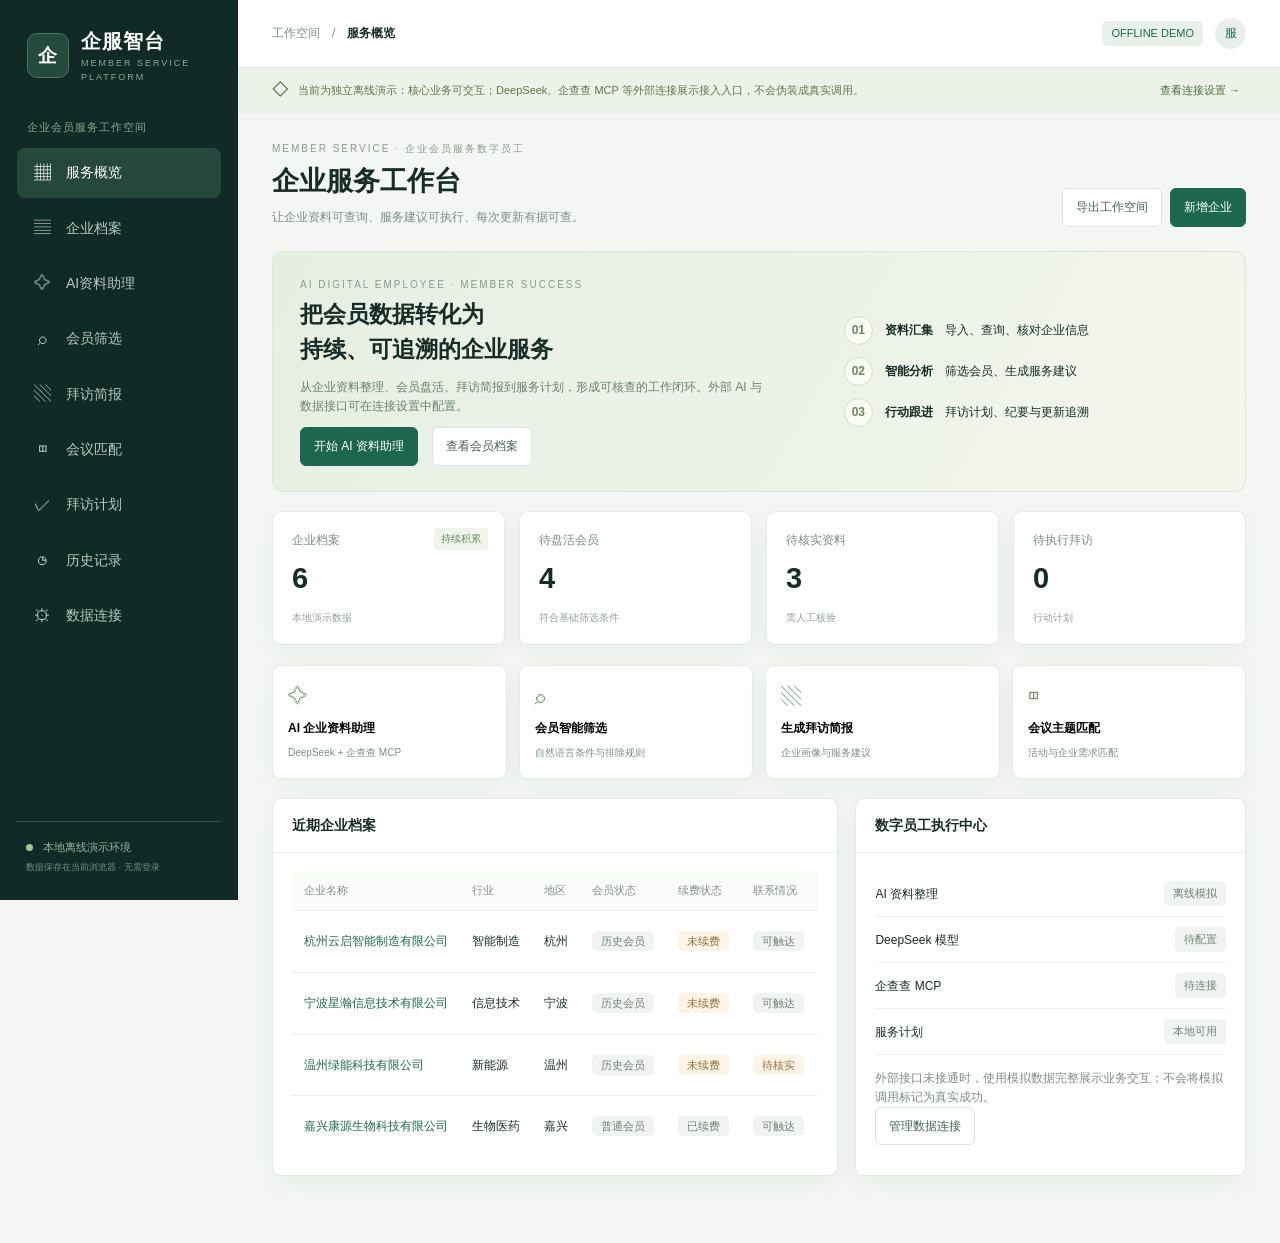
<file: index.html>
<!doctype html>
<html lang="zh-CN"><head><meta charset="utf-8"><meta name="viewport" content="width=device-width,initial-scale=1"><meta name="theme-color" content="#102b25"><title>企服智台 · 离线演示</title>
<style>
:root{--bg:#f3f6f3;--paper:#fff;--ink:#172c26;--muted:#7c8d84;--line:#e4ebe5;--green:#1d674f;--green2:#e8f1e9;--dark:#102b25;--gold:#c19b55;--red:#b65c50;--shadow:0 8px 28px #183d2b0b}*{box-sizing:border-box}body{margin:0;background:var(--bg);color:var(--ink);font:14px/1.55 -apple-system,BlinkMacSystemFont,"PingFang SC","Microsoft YaHei",sans-serif}button,input,select,textarea{font:inherit}button{cursor:pointer}aside{position:fixed;inset:0 auto 0 0;width:238px;background:var(--dark);color:#c5d5cc;padding:26px 17px;display:flex;flex-direction:column;z-index:5}.brand{display:flex;align-items:center;gap:12px;padding:0 10px;color:white;font-size:20px;font-weight:700;letter-spacing:1px}.brand i{font-style:normal;background:#244a3c;border:1px solid #52715e;border-radius:10px;padding:7px 10px;font-size:19px}.brand small{display:block;font-size:9px;color:#89a899;letter-spacing:2px;font-weight:400}.workspace{margin:34px 10px 12px;font-size:11px;color:#86a596;letter-spacing:1px}.nav{display:grid;gap:5px}.nav button{border:0;background:transparent;color:#b8c9c0;text-align:left;padding:12px 14px;border-radius:8px;display:flex;align-items:center;gap:13px}.nav button span{width:22px;font-size:17px;text-align:center}.nav button.active,.nav button:hover{background:#25483a;color:#fff}.side-foot{margin-top:auto;border-top:1px solid #345246;padding:17px 9px 0;font-size:11px;color:#9ab0a4}.side-foot small{display:block;color:#718e80;margin-top:4px}.dot{display:inline-block;width:7px;height:7px;border-radius:50%;background:#9fc78e;margin-right:7px}main{margin-left:238px;min-height:100vh}header{height:68px;background:#fff;border-bottom:1px solid var(--line);display:flex;align-items:center;justify-content:space-between;padding:0 34px;color:var(--muted);font-size:12px;position:sticky;top:0;z-index:3}header strong{color:var(--ink);font-weight:600}.headright{display:flex;align-items:center;gap:12px}.pill,.tag{font-size:11px;padding:4px 9px;border-radius:5px;background:var(--green2);color:var(--green);white-space:nowrap}.tag.gold{background:#fbf4e7;color:#96713a}.tag.red{background:#faeeec;color:var(--red)}.tag.gray{background:#f0f3f1;color:#718078}.avatar{background:#e8eee9;color:var(--green);border-radius:50%;width:31px;height:31px;display:grid;place-items:center}.notice{padding:10px 34px;background:#edf2e8;color:#64734f;font-size:11px;display:flex;gap:10px;align-items:center}.notice b{font-size:16px}.notice span{margin-left:auto}.notice button{border:0;background:transparent;color:#4e6c3d}section{padding:28px 34px 50px;max-width:1500px;margin:auto}.heading{display:flex;justify-content:space-between;align-items:flex-end;gap:20px;margin-bottom:24px}.eyebrow{font-size:10px;letter-spacing:2px;color:#8a9b8e;margin-bottom:5px}.heading h1{font-size:27px;margin:0 0 5px;font-weight:650}.sub{color:var(--muted);font-size:12px;margin:0}.actions{display:flex;gap:8px;flex-wrap:wrap}.btn{border:1px solid #dbe5dd;background:white;color:#456354;border-radius:6px;padding:9px 13px;font-size:12px}.btn.primary{background:var(--green);border-color:var(--green);color:#fff}.btn:hover{filter:brightness(.97)}.btn:disabled{opacity:.5;cursor:not-allowed}.stats{display:grid;grid-template-columns:repeat(4,1fr);gap:14px;margin-bottom:20px}.stat,.card,.quick button{background:white;border:1px solid var(--line);border-radius:9px;box-shadow:var(--shadow)}.stat{padding:17px 19px;position:relative}.stat label{font-size:12px;color:var(--muted)}.stat strong{display:block;font-size:29px;font-weight:650;margin:5px 0}.stat small{color:#94a198;font-size:10px}.stat em{position:absolute;right:16px;top:16px;font-style:normal;color:#6c8b65;background:#eef4eb;padding:3px 7px;border-radius:4px;font-size:10px}.grid{display:grid;grid-template-columns:1.45fr 1fr;gap:17px}.card{margin-bottom:17px;overflow:hidden}.cardhead{padding:16px 19px;border-bottom:1px solid #edf1ed;display:flex;justify-content:space-between;align-items:center}.cardhead h2{font-size:14px;margin:0}.cardbody{padding:18px 19px}.hero{background:linear-gradient(120deg,#e6eee2,#f3f6ed);border:1px solid #dce7d8;border-radius:11px;padding:25px 27px;margin-bottom:19px;display:grid;grid-template-columns:1.4fr 1fr;gap:20px}.hero h2{font-size:23px;line-height:1.5;margin:5px 0 8px}.hero p{font-size:12px;color:#6d806b;max-width:470px}.steps{display:grid;gap:12px;align-content:center}.steps div{display:flex;align-items:center;gap:12px;font-size:12px}.steps b{width:29px;height:29px;border-radius:50%;display:grid;place-items:center;background:#f9fbf5;border:1px solid #d1dfcb;color:#6b875e}.quick{display:grid;grid-template-columns:repeat(4,1fr);gap:12px;margin-bottom:19px}.quick button{text-align:left;padding:15px;border-radius:9px}.quick i{font-style:normal;font-size:20px;color:#71916c}.quick b{display:block;margin:7px 0 3px;font-size:12px}.quick small{font-size:10px;color:var(--muted)}.tablewrap{overflow:auto}table{border-collapse:collapse;width:100%;font-size:12px;white-space:nowrap}th,td{padding:11px 12px;text-align:left;border-bottom:1px solid #edf1ed}th{font-size:11px;color:#839187;font-weight:500;background:#fafcf9}tr:last-child td{border-bottom:0}.link{border:0;background:none;color:var(--green);padding:0}.empty{padding:20px;text-align:center;color:#98a49c;font-size:12px}.field{display:grid;gap:6px;font-size:12px;color:#63756b;margin-bottom:12px}.field input,.field select,.field textarea,input.search{width:100%;border:1px solid #dce5de;border-radius:6px;background:#fff;padding:10px 11px;color:var(--ink);outline:none}.field textarea{min-height:92px;resize:vertical}.field input:focus,.field textarea:focus,.field select:focus{border-color:#7ba58c;box-shadow:0 0 0 3px #e9f2ec}.formgrid{display:grid;grid-template-columns:1fr 1fr;gap:12px}.toolbar{display:flex;gap:9px;align-items:center;flex-wrap:wrap;margin-bottom:14px}.toolbar .search{max-width:300px}.noticebox{padding:12px 14px;background:#f8f5ed;border:1px solid #eee4ce;border-radius:7px;color:#826c43;font-size:11px;margin-bottom:15px}.chat{display:grid;grid-template-columns:minmax(0,1.5fr) minmax(260px,.8fr);gap:16px}.bubble{padding:13px 15px;border-radius:9px;margin:10px 0;font-size:12px;max-width:90%}.bubble.user{margin-left:auto;background:#eaf2eb}.bubble.ai{background:#f4f6f3;border:1px solid var(--line)}.bubble small{display:block;color:#829187;margin-bottom:5px}.resultbox{background:#fff;border:1px solid var(--line);border-radius:8px;padding:14px;margin-top:12px}.resultbox h3{margin:0 0 9px;font-size:13px}.source{border-top:1px solid #edf1ed;padding:10px 0;font-size:11px}.source p{margin:5px 0;color:#53665b}.source small{color:#8b9990}.switchrow{display:flex;justify-content:space-between;align-items:center;padding:10px 0;border-bottom:1px solid #edf1ed;font-size:12px}.switchrow:last-child{border:0}.statusline{font-size:11px;color:var(--muted);padding:8px 0}.statusline strong{color:var(--green)}.progress{height:6px;background:#edf1ed;border-radius:9px;overflow:hidden;margin:9px 0}.progress i{display:block;height:100%;background:#6b9878;width:75%}.tabrow{display:flex;gap:6px;border-bottom:1px solid var(--line);margin-bottom:15px}.tabrow button{border:0;background:none;padding:10px 12px;color:#7c8c82;font-size:12px}.tabrow button.active{color:var(--green);border-bottom:2px solid var(--green)}.trace{display:grid;grid-template-columns:125px 1fr;gap:8px;padding:10px 0;border-bottom:1px solid #edf1ed;font-size:12px}.trace b{color:#6d8075;font-weight:500}.trace:last-child{border:0}.toast{position:fixed;bottom:25px;left:50%;transform:translateX(-50%);background:#19382e;color:#fff;padding:11px 17px;border-radius:7px;font-size:12px;box-shadow:0 5px 20px #0002;display:none;z-index:20}.modal{position:fixed;inset:0;background:#10251e77;display:none;align-items:center;justify-content:center;padding:20px;z-index:15}.modal.open{display:flex}.modalbox{background:#fff;border-radius:12px;width:min(650px,100%);max-height:88vh;overflow:auto;padding:22px;box-shadow:0 20px 60px #0003}.modalhead{display:flex;justify-content:space-between;align-items:center;margin-bottom:17px}.modalhead h2{margin:0;font-size:17px}.footer{text-align:center;color:#9aa69e;font-size:10px;padding:20px 0}.hide{display:none!important}@media(max-width:1000px){aside{width:205px}main{margin-left:205px}section{padding:23px}.stats{grid-template-columns:repeat(2,1fr)}.quick{grid-template-columns:repeat(2,1fr)}}@media(max-width:700px){aside{position:static;width:auto;height:auto;padding:12px}.brand{padding:0 5px}.workspace,.side-foot{display:none}.nav{display:flex;overflow:auto;margin-top:10px}.nav button{white-space:nowrap;padding:9px 11px}.nav button span{display:none}main{margin:0}header{height:55px;padding:0 15px}.notice{padding:9px 15px}section{padding:19px 14px}.heading{align-items:flex-start;flex-direction:column}.hero,.grid,.chat{grid-template-columns:1fr}.quick{grid-template-columns:repeat(2,1fr)}.stats{gap:9px}.stat{padding:13px}.stat strong{font-size:24px}.formgrid{grid-template-columns:1fr}.heading h1{font-size:23px}}
</style></head><body>
<aside><div class="brand"><i>企</i><div>企服智台<small>MEMBER SERVICE PLATFORM</small></div></div><div class="workspace">企业会员服务工作空间</div><nav class="nav" id="nav"></nav><div class="side-foot"><span class="dot"></span> 本地离线演示环境<small>数据保存在当前浏览器 · 无需登录</small></div></aside>
<main><header><div>工作空间　/　<strong id="crumb">服务概览</strong></div><div class="headright"><span class="pill">OFFLINE DEMO</span><span class="avatar">服</span></div></header><div class="notice"><b>◇</b> 当前为独立离线演示：核心业务可交互；DeepSeek、企查查 MCP 等外部连接展示接入入口，不会伪装成真实调用。<span><button onclick="showPage('settings')">查看连接设置 →</button></span></div><section id="app"></section></main>
<div class="toast" id="toast"></div><div class="modal" id="modal" onclick="if(event.target===this)closeModal()"><div class="modalbox" id="modalbox"></div></div>
<script>
const $=s=>document.querySelector(s), esc=s=>String(s??'').replace(/[&<>"']/g,c=>({'&':'&amp;','<':'&lt;','>':'&gt;','"':'&quot;',"'":'&#39;'}[c]));
const nav=[['home','▦','服务概览'],['companies','▤','企业档案'],['chat','✧','AI资料助理'],['filter','⌕','会员筛选'],['brief','▧','拜访简报'],['meeting','◫','会议匹配'],['actions','✓','拜访计划'],['history','◷','历史记录'],['settings','⚙','数据连接']];
let page='home',query='',selectedCompany='C001',lastBrief=null,chatHistory=[],activeResult=null;
const initial=[
{id:'C001',name:'杭州云启智能制造有限公司',industry:'智能制造',region:'杭州',member:'历史会员',renewal:'未续费',reachable:'可触达',operation:'存续',qualification:'高新技术企业',risk:'未见规则内风险',source:'模拟会员台账',date:'2026-10-20',note:'近期开展产线升级，关注智能制造服务需求。',contact:'王经理',phone:'待补充',status:'待跟进'},
{id:'C002',name:'宁波星瀚信息技术有限公司',industry:'信息技术',region:'宁波',member:'历史会员',renewal:'未续费',reachable:'可触达',operation:'存续',qualification:'专精特新',risk:'存在待核验风险',source:'模拟会员台账',date:'2026-10-20',note:'计划推进新产品发布。',contact:'李女士',phone:'待补充',status:'待跟进'},
{id:'C003',name:'温州绿能科技有限公司',industry:'新能源',region:'温州',member:'历史会员',renewal:'未续费',reachable:'待核实',operation:'存续',qualification:'专精特新',risk:'待核实',source:'模拟会员台账',date:'2026-10-20',note:'近期关注新能源产业链合作。',contact:'待补充',phone:'待补充',status:'待核实'},
{id:'C004',name:'嘉兴康源生物科技有限公司',industry:'生物医药',region:'嘉兴',member:'普通会员',renewal:'已续费',reachable:'可触达',operation:'存续',qualification:'高新技术企业',risk:'未见规则内风险',source:'模拟会员台账',date:'2026-10-20',note:'已完成本年度续费。',contact:'陈经理',phone:'待补充',status:'服务中'},
{id:'C005',name:'绍兴锦程新材料有限公司',industry:'新材料',region:'绍兴',member:'历史会员',renewal:'未续费',reachable:'可触达',operation:'存续',qualification:'待核实',risk:'未见规则内风险',source:'模拟会员台账',date:'2026-10-20',note:'存在材料研发合作机会。',contact:'赵经理',phone:'待补充',status:'待跟进'},
{id:'C006',name:'湖州远景装备有限公司',industry:'高端装备',region:'湖州',member:'潜在会员',renewal:'未续费',reachable:'待核实',operation:'存续',qualification:'待核实',risk:'待核实',source:'模拟会员台账',date:'2026-10-20',note:'企业规模与服务需求待进一步了解。',contact:'待补充',phone:'待补充',status:'待核实'}
];
let companies=load('qfz_companies',initial),plans=load('qfz_plans',[]),records=load('qfz_records',[]),connection={deepseek:false,qcc:false,mcp:false};
function load(k,f){try{return JSON.parse(localStorage.getItem(k))||structuredClone(f)}catch{return structuredClone(f)}}function save(){localStorage.setItem('qfz_companies',JSON.stringify(companies));localStorage.setItem('qfz_plans',JSON.stringify(plans));localStorage.setItem('qfz_records',JSON.stringify(records))}
function toast(t){$('#toast').textContent=t;$('#toast').style.display='block';clearTimeout(window.tt);window.tt=setTimeout(()=>$('#toast').style.display='none',2600)}
function showModal(title,body){$('#modalbox').innerHTML='<div class="modalhead"><h2>'+title+'</h2><button class="btn" onclick="closeModal()">关闭</button></div>'+body;$('#modal').classList.add('open')}function closeModal(){$('#modal').classList.remove('open')}
function tag(t){let cl=/核实|待跟进|未续费/.test(t)?'gold':/风险|失败|排除/.test(t)?'red':'gray';return '<span class="tag '+cl+'">'+esc(t)+'</span>'}
function btn(t,fn,primary=false){return '<button class="btn '+(primary?'primary':'')+'" onclick="'+fn+'">'+t+'</button>'}
function heading(title,sub,actions=''){return '<div class="heading"><div><div class="eyebrow">MEMBER SERVICE · 企业会员服务数字员工</div><h1>'+title+'</h1><p class="sub">'+sub+'</p></div><div class="actions">'+actions+'</div></div>'}
function card(title,body,extra=''){return '<div class="card"><div class="cardhead"><h2>'+title+'</h2>'+extra+'</div><div class="cardbody">'+body+'</div></div>'}
function table(head,rows){return '<div class="tablewrap"><table><thead><tr>'+head.map(x=>'<th>'+x+'</th>').join('')+'</tr></thead><tbody>'+(rows.length?rows.map(r=>'<tr>'+r.map(x=>'<td>'+x+'</td>').join('')+'</tr>').join(''):'<tr><td colspan="'+head.length+'" class="empty">暂无数据</td></tr>')+'</tbody></table></div>'}
function showPage(p){page=p;render();window.scrollTo(0,0)}
function render(){ $('#nav').innerHTML=nav.map(([id,ic,n])=>'<button class="'+(page===id?'active':'')+'" onclick="showPage(&#39;'+id+'&#39;)"><span>'+ic+'</span>'+n+'</button>').join('');$('#crumb').textContent=nav.find(x=>x[0]===page)[2];$('#app').innerHTML=pages[page](); }
function companyRows(list){return list.map(c=>['<button class="link" onclick="companyDetail(&#39;'+c.id+'&#39;)">'+esc(c.name)+'</button>',esc(c.industry),esc(c.region),tag(c.member),tag(c.renewal),tag(c.reachable),esc(c.status),btn('查看','companyDetail(&#39;'+c.id+'&#39;)')])}
const pages={
home:()=>heading('企业服务工作台','让企业资料可查询、服务建议可执行、每次更新有据可查。',btn('导出工作空间','exportAll()')+btn('新增企业','addCompany()',true))+
'<div class="hero"><div><div class="eyebrow">AI DIGITAL EMPLOYEE · MEMBER SUCCESS</div><h2>把会员数据转化为<br>持续、可追溯的企业服务</h2><p>从企业资料整理、会员盘活、拜访简报到服务计划，形成可核查的工作闭环。外部 AI 与数据接口可在连接设置中配置。</p>'+btn('开始 AI 资料助理','showPage(&#39;chat&#39;)',true)+'　'+btn('查看会员档案','showPage(&#39;companies&#39;)')+'</div><div class="steps"><div><b>01</b><strong>资料汇集</strong><span>导入、查询、核对企业信息</span></div><div><b>02</b><strong>智能分析</strong><span>筛选会员、生成服务建议</span></div><div><b>03</b><strong>行动跟进</strong><span>拜访计划、纪要与更新追溯</span></div></div></div>'+
'<div class="stats"><div class="stat"><label>企业档案</label><strong>'+companies.length+'</strong><small>本地演示数据</small><em>持续积累</em></div><div class="stat"><label>待盘活会员</label><strong>'+companies.filter(c=>c.renewal==='未续费'&&c.member==='历史会员').length+'</strong><small>符合基础筛选条件</small></div><div class="stat"><label>待核实资料</label><strong>'+companies.filter(c=>c.reachable==='待核实'||c.risk==='待核实'||c.qualification==='待核实').length+'</strong><small>需人工核验</small></div><div class="stat"><label>待执行拜访</label><strong>'+plans.filter(p=>p.status!=='已完成').length+'</strong><small>行动计划</small></div></div>'+
'<div class="quick"><button onclick="showPage(&#39;chat&#39;)"><i>✧</i><b>AI 企业资料助理</b><small>DeepSeek + 企查查 MCP</small></button><button onclick="showPage(&#39;filter&#39;)"><i>⌕</i><b>会员智能筛选</b><small>自然语言条件与排除规则</small></button><button onclick="showPage(&#39;brief&#39;)"><i>▧</i><b>生成拜访简报</b><small>企业画像与服务建议</small></button><button onclick="showPage(&#39;meeting&#39;)"><i>◫</i><b>会议主题匹配</b><small>活动与企业需求匹配</small></button></div>'+
'<div class="grid">'+card('近期企业档案',table(['企业名称','行业','地区','会员状态','续费状态','联系情况','服务状态','操作'],companyRows(companies.slice(0,4))))+card('数字员工执行中心','<div class="switchrow"><span>AI 资料整理</span>'+tag('离线模拟')+'</div><div class="switchrow"><span>DeepSeek 模型</span>'+tag('待配置')+'</div><div class="switchrow"><span>企查查 MCP</span>'+tag('待连接')+'</div><div class="switchrow"><span>服务计划</span>'+tag('本地可用')+'</div><p class="sub" style="margin-top:14px">外部接口未接通时，使用模拟数据完整展示业务交互；不会将模拟调用标记为真实成功。</p>'+btn('管理数据连接','showPage(&#39;settings&#39;)'))+'</div>',
companies:()=>heading('企业档案','企业画像、会员状态、公开资料与待核实事项。',btn('新增企业','addCompany()',true)+btn('导出 CSV','exportCSV()'))+'<div class="toolbar"><input class="search" placeholder="搜索企业名称、行业或地区" value="'+esc(query)+'" oninput="query=this.value;render()"><span class="sub">共 '+companies.length+' 家企业</span></div>'+card('会员企业列表',table(['企业名称','行业','地区','会员状态','续费情况','联系情况','服务状态','操作'],companyRows(companies.filter(c=>[c.name,c.industry,c.region].join(' ').toLowerCase().includes(query.toLowerCase()))))),
chat:()=>heading('AI 企业资料助理','通过自然语言检索企业信息，展示字段来源与原文证据。',tag('离线模拟模式'))+'<div class="chat"><div>'+card('与企业服务数字员工对话','<div id="chatlog">'+(chatHistory.length?chatHistory.map(x=>'<div class="bubble '+(x.role==='user'?'user':'ai')+'"><small>'+(x.role==='user'?'你':'企服智台 · 模拟回复')+'</small>'+esc(x.text)+'</div>').join(''):'<div class="bubble ai"><small>企服智台 · 企业会员服务专员</small>你好！可以输入企业名称或业务需求，例如“帮我整理杭州未续费会员的拜访优先级”，我会基于演示数据生成可核查的资料卡片。</div>')+'</div><label class="field">输入业务需求<textarea id="chatinput" placeholder="例如：帮我查找杭州地区未续费、可触达的历史会员，并生成拜访建议"></textarea></label><div class="actions">'+btn('查询企业资料','runChat()',true)+btn('清空对话','clearChat()')+'</div><div class="statusline">当前执行：<strong>本地规则与模拟数据</strong> · DeepSeek / MCP 真实调用需配置后端服务</div>')+'</div><div>'+card('外部能力接入状态','<div class="switchrow"><span>DeepSeek API</span>'+tag('未连接')+'</div><div class="switchrow"><span>企查查 MCP</span>'+tag('未连接')+'</div><div class="switchrow"><span>工商信息查询</span>'+tag('模拟数据')+'</div><div class="switchrow"><span>风险 / 知识产权 / 经营</span>'+tag('接口预置')+'</div>'+btn('查看连接配置','showPage(&#39;settings&#39;)'))+card('查询规则','<p class="sub">• 先识别企业主体，再匹配业务需求。</p><p class="sub">• 未知不等于否；资料缺失标记待核实。</p><p class="sub">• 公开资料不推断会员、续费或联系状态。</p><p class="sub">• 结果保留来源与原文，入库前须人工确认。</p>')+'</div></div>',
filter:()=>heading('会员智能筛选','自然语言条件解析、硬性排除、待核实状态与推荐理由。',tag('规则模拟'))+'<div class="card"><div class="cardbody"><label class="field">描述筛选需求<textarea id="filterq">杭州地区、历史会员、尚未续费且可以联系的企业，排除存在风险的企业。</textarea></label><div class="actions">'+btn('解析并筛选','runFilter()',true)+btn('重置条件','$(&#39;#filterq&#39;).value=&#39;&#39;;')+'</div></div></div><div id="filterresult">'+card('筛选说明','<p class="sub">硬性排除优先执行；资料未知的企业进入待核实，不会被当作符合或不符合。</p>')+'</div>',
brief:()=>heading('拜访简报','汇总企业画像、会员情况、公开信息与待确认问题，形成拜访准备材料。',tag('模板生成'))+'<div class="card"><div class="cardbody"><div class="formgrid"><label class="field">选择企业<select id="briefco">'+companies.map(c=>'<option value="'+c.id+'">'+esc(c.name)+'</option>').join('')+'</select></label><label class="field">拜访日期<input id="briefdate" type="date" value="2026-11-12"></label></div><label class="field">本次拜访目标<textarea id="brieftarget">了解企业近期经营重点、会员服务体验与续费意向，梳理下一步服务需求。</textarea></label>'+btn('生成拜访简报','generateBrief()',true)+'</div></div><div id="briefout">'+card('简报预览','<p class="empty">选择企业并生成简报，系统将展示事实、推断、建议和待核实项。</p>')+'</div>',
meeting:()=>heading('会议主题匹配','根据活动主题与企业行业、服务需求匹配参会名单。',tag('模拟匹配'))+'<div class="card"><div class="cardbody"><div class="formgrid"><label class="field">会议主题<input id="mtitle" value="智能制造企业数字化转型交流会"></label><label class="field">活动日期<input id="mdate" type="date" value="2026-11-20"></label></div><label class="field">活动简介<textarea id="mdesc">围绕智能制造、工业互联网、生产流程数字化与企业服务合作展开交流。</textarea></label>'+btn('匹配参会企业','runMeeting()',true)+'</div></div><div id="meetingout">'+card('匹配名单','<p class="empty">填写活动主题后生成推荐名单。</p>')+'</div>',
actions:()=>heading('拜访计划','将简报建议转化为责任人、截止日期与服务行动。',btn('新增行动','addPlan()',true)) + card('行动计划',table(['企业','行动事项','负责人','截止日期','状态','操作'],plans.map((p,i)=>[esc(companies.find(c=>c.id===p.company)?.name||p.company),esc(p.task),esc(p.owner),esc(p.due),tag(p.status),btn(p.status==='已完成'?'已完成':'标记完成','completePlan('+i+')')]))),
history:()=>heading('历史记录','保存演示过程中的简报、筛选与企业服务记录。',btn('导出记录','exportAll()'))+card('本地操作记录',table(['时间','类型','内容','标记'],records.slice().reverse().map(r=>[esc(r.time),esc(r.type),esc(r.text),tag(r.mode||'本地模拟')]))),
settings:()=>heading('数据连接与系统配置','保留外部服务接入入口；真实密钥不写入公开 HTML 或浏览器存储。',tag('连接未启用'))+
'<div class="noticebox">安全提示：GitHub Pages 是公开静态网站，任何写进 HTML、JavaScript 或浏览器存储的 API Key 都可能被他人读取。本演示不会保存或发送你输入的密钥。真实调用应通过自有后端代理完成。</div><div class="grid">'+card('DeepSeek 大模型','<div class="statusline">服务商：<strong>DeepSeek</strong></div><label class="field">API Base URL<input value="https://api.deepseek.com" readonly></label><label class="field">模型名称<input id="dsmodel" value="deepseek-chat"></label><label class="field">API Key（仅展示接入入口）<input type="password" placeholder="请在安全后端环境变量中配置" disabled></label><div class="switchrow"><span>模型状态</span>'+tag('待后端接入')+'</div><p class="sub">预期能力：意图识别、自然语言筛选、企业信息结构化、拜访简报生成。</p>')+card('企查查 MCP 工具','<div class="statusline">连接协议：<strong>MCP · Streamable HTTP</strong></div><label class="field">MCP 服务端点<input value="https://agent.qcc.com/mcp" readonly></label><label class="field">API Key<input type="password" placeholder="请在安全后端环境变量中配置" disabled></label><div class="switchrow"><span>企业工商查询 qcc-company</span>'+tag('预置')+'</div><div class="switchrow"><span>风险信息 qcc-risk</span>'+tag('预置')+'</div><div class="switchrow"><span>知识产权 qcc-ipr</span>'+tag('预置')+'</div><div class="switchrow"><span>经营信息 qcc-operation</span>'+tag('预置')+'</div><div class="switchrow"><span>历史信息 qcc-history</span>'+tag('预置')+'</div><div class="switchrow"><span>高管信息 qcc-executive</span>'+tag('预置')+'</div>')+'</div>'+
card('数字员工执行链路','<div class="trace"><b>01 · 用户请求</b><span>网页输入企业查询或会员服务任务</span></div><div class="trace"><b>02 · 任务编排</b><span>后端校验参数、权限与业务规则</span></div><div class="trace"><b>03 · AI 规划</b><span>DeepSeek 理解意图并组织工具参数</span></div><div class="trace"><b>04 · MCP 查询</b><span>企查查工具返回企业公开资料</span></div><div class="trace"><b>05 · 证据整理</b><span>字段关联来源原文，标记缺失与冲突</span></div><div class="trace"><b>06 · 人工确认</b><span>操作员核对后写入企业档案或行动台账</span></div>')+card('本地演示数据管理','<p class="sub">演示数据保存在当前浏览器 localStorage，不会自动上传到服务器。可随时导出 JSON 备份或重置为初始样例。</p>'+btn('导出工作空间 JSON','exportAll()')+'　'+btn('重置演示数据','resetData()')) 
};
function log(type,text,mode='本地模拟'){records.push({time:new Date().toLocaleString('zh-CN'),type,text,mode});save()}
function companyDetail(id){let c=companies.find(x=>x.id===id);if(!c)return;selectedCompany=id;showModal(c.name,'<div class="stats"><div class="stat"><label>会员状态</label><strong style="font-size:17px">'+esc(c.member)+'</strong></div><div class="stat"><label>续费状态</label><strong style="font-size:17px">'+esc(c.renewal)+'</strong></div></div>'+['industry','region','reachable','operation','qualification','risk','source','date','contact','phone','note'].map((k,i)=>'<div class="trace"><b>'+['所属行业','注册地区','联系情况','经营状态','资质情况','风险核验','资料来源','资料日期','联系人','联系电话','企业动态'][i]+'</b><span>'+esc(c[k])+'</span></div>').join('')+'<div class="noticebox">以上为演示数据。真实工商与风险资料需由企查查 MCP 查询并核对来源；会员和联系情况应以内部台账为准。</div>'+btn('生成该企业拜访简报','closeModal();showPage(&#39;brief&#39;)')+'　'+btn('编辑档案','editCompany(&#39;'+id+'&#39;)'))}
function addCompany(){showModal('新增企业档案','<label class="field">企业名称<input id="newname" placeholder="请输入企业全称"></label><div class="formgrid"><label class="field">行业<input id="newind" placeholder="所属行业"></label><label class="field">地区<input id="newreg" placeholder="注册地区"></label></div><label class="field">会员状态<select id="newmember"><option>历史会员</option><option>普通会员</option><option>潜在会员</option></select></label>'+btn('保存档案','saveCompany()',true))}
function saveCompany(){let name=$('#newname').value.trim();if(!name){toast('请填写企业名称');return}companies.push({id:'C'+String(Date.now()).slice(-6),name,industry:$('#newind').value||'待核实',region:$('#newreg').value||'待核实',member:$('#newmember').value,renewal:'待核实',reachable:'待核实',operation:'待核实',qualification:'待核实',risk:'待核实',source:'手工录入',date:new Date().toISOString().slice(0,10),note:'待补充',contact:'待补充',phone:'待补充',status:'待核实'});save();log('企业档案','新增企业：'+name);closeModal();render();toast('已保存到本地演示档案')}
function editCompany(id){let c=companies.find(x=>x.id===id);closeModal();showModal('编辑企业档案','<label class="field">企业名称<input id="editname" value="'+esc(c.name)+'"></label><div class="formgrid">'+['industry','region','member','renewal','reachable','operation','qualification','risk','contact','phone'].map((k,i)=>'<label class="field">'+['行业','地区','会员状态','续费状态','联系情况','经营状态','资质情况','风险情况','联系人','电话'][i]+'<input id="edit'+k+'" value="'+esc(c[k])+'"></label>').join('')+'</div>'+btn('保存修改','saveEdit(&#39;'+id+'&#39;)',true))}
function saveEdit(id){let c=companies.find(x=>x.id===id);['name','industry','region','member','renewal','reachable','operation','qualification','risk','contact','phone'].forEach(k=>{let el=$('#edit'+k);if(el)c[k]=el.value});c.source='本地人工更新';c.date=new Date().toISOString().slice(0,10);save();log('资料更新','更新企业：'+c.name);closeModal();render();toast('已更新并记录变更')}
function runChat(){let v=$('#chatinput').value.trim();if(!v){toast('请先输入业务需求');return}chatHistory.push({role:'user',text:v});let words=v.match(/未续费|历史会员|杭州|可触达|风险/g)||[];let found=companies.filter(c=>(!v.includes('杭州')||c.region==='杭州')&&(!v.includes('未续费')||c.renewal==='未续费')&&(!v.includes('历史会员')||c.member==='历史会员')&&(!v.includes('可触达')||c.reachable==='可触达')&&(!v.includes('排除风险')||c.risk==='未见规则内风险'));let answer=found.length?'已根据本地演示会员台账整理 '+found.length+' 家候选企业。以下结果为规则模拟，非 DeepSeek 或企查查实时查询。请逐家核对资料后再开展服务。':'当前样例中没有完全符合条件的企业。未知资料不会自动视为匹配，可调整条件或补充档案。';chatHistory.push({role:'ai',text:answer});log('AI资料助理',v+'；候选 '+found.length+' 家');render();let box=document.createElement('div');box.className='resultbox';box.innerHTML='<h3>候选企业 · '+found.length+' 家</h3>'+table(['企业名称','地区','续费状态','联系情况','资料来源'],found.map(c=>[esc(c.name),esc(c.region),tag(c.renewal),tag(c.reachable),esc(c.source)]))+'<div class="noticebox">查询模式：本地规则模拟。真实模式需接入后端 DeepSeek + 企查查 MCP。当前没有发生外部 API 调用。</div>';$('#chatlog').appendChild(box)}
function clearChat(){chatHistory=[];render()}
function runFilter(){let q=$('#filterq').value;let list=companies.filter(c=>(!q.includes('杭州')||c.region==='杭州')&&(!q.includes('未续费')||c.renewal==='未续费')&&(!q.includes('历史会员')||c.member==='历史会员')&&(!q.includes('可触达')||c.reachable==='可触达')&&(!q.includes('排除存在风险')||c.risk==='未见规则内风险'));let unknown=companies.filter(c=>c.reachable==='待核实'||c.risk==='待核实');$('#filterresult').innerHTML=card('筛选结果 · '+list.length+' 家符合',table(['企业','地区','会员状态','续费','联系','判断依据'],list.map(c=>[esc(c.name),esc(c.region),esc(c.member),tag(c.renewal),tag(c.reachable),esc('符合已知条件；风险：'+c.risk)])))+card('待核实 · '+unknown.length+' 家','<p class="sub">缺少联系或风险信息的企业单独列出，不自动计入符合名单。</p>'+table(['企业','缺失项','处理建议'],unknown.map(c=>[esc(c.name),esc([c.reachable==='待核实'?'联系情况':'',c.risk==='待核实'?'风险情况':''].filter(Boolean).join('、')), '补充资料并人工核验'])));log('会员筛选',q+'；匹配 '+list.length+' 家')}
function generateBrief(){let c=companies.find(x=>x.id===$('#briefco').value),date=$('#briefdate').value,target=$('#brieftarget').value;lastBrief={company:c.name,date,target};let facts=[['企业概况',c.name+'，所属行业：'+c.industry+'，地区：'+c.region],['会员情况','会员状态：'+c.member+'；续费状态：'+c.renewal+'；联系情况：'+c.reachable],['经营与资质','经营状态：'+c.operation+'；资质：'+c.qualification+'；风险：'+c.risk],['近期动态',c.note],['本次拜访目标',target],['建议沟通问题','1. 近期经营重点与业务变化？ 2. 对会员服务和政策资源有哪些需求？ 3. 续费意向与主要顾虑？'],['待核实事项',[c.reachable==='待核实'?'联系人及可触达情况':'',c.qualification==='待核实'?'资质有效性':'',c.risk==='待核实'?'风险信息':''].filter(Boolean).join('；')||'暂无额外待核实项']];let html='<div class="resultbox"><div class="eyebrow">VISIT BRIEF · '+esc(date)+'</div><h2>'+esc(c.name)+' · 拜访简报</h2><p class="sub">生成方式：本地模板与演示资料 · 非大模型生成</p>'+facts.map(f=>'<div class="trace"><b>'+f[0]+'</b><span>'+esc(f[1])+'</span></div>').join('')+'<div class="noticebox">来源追溯：'+esc(c.source)+'，资料日期 '+esc(c.date)+'。以上信息为模拟数据，正式拜访前应核验来源与时效。</div>'+btn('下载简报 TXT','downloadBrief()')+'　'+btn('转为拜访计划','makePlan()',true)+'</div>';$('#briefout').innerHTML=html;log('拜访简报','生成 '+c.name+' 拜访简报')}
function downloadBrief(){if(!lastBrief)return;let c=companies.find(x=>x.name===lastBrief.company);let txt='企服智台｜企业拜访简报\n企业：'+c.name+'\n拜访日期：'+lastBrief.date+'\n\n企业概况：'+c.industry+' / '+c.region+'\n会员：'+c.member+'；续费：'+c.renewal+'；联系：'+c.reachable+'\n经营状态：'+c.operation+'；资质：'+c.qualification+'；风险：'+c.risk+'\n近期动态：'+c.note+'\n拜访目标：'+lastBrief.target+'\n\n说明：演示数据，非实时外部查询。来源：'+c.source+'（'+c.date+'）';download(txt,c.name+'-拜访简报.txt','text/plain')}
function makePlan(){if(!lastBrief){toast('请先生成简报');return}showModal('创建拜访行动','<label class="field">行动事项<input id="plantask" value="完成企业拜访并确认服务需求"></label><div class="formgrid"><label class="field">负责人<input id="planowner" value="会员服务专员"></label><label class="field">截止日期<input id="plandue" type="date" value="2026-11-20"></label></div>'+btn('创建行动','savePlan()',true))}
function addPlan(){lastBrief={company:companies[0].name};makePlan()}
function savePlan(){let c=companies.find(x=>x.name===lastBrief.company);plans.push({company:c.id,task:$('#plantask').value,owner:$('#planowner').value,due:$('#plandue').value,status:'待执行'});save();log('拜访计划','创建行动：'+c.name);closeModal();showPage('actions');toast('已创建本地行动计划')}
function completePlan(i){plans[i].status='已完成';save();log('拜访计划','完成行动：'+plans[i].task);render();toast('已更新行动状态')}
function runMeeting(){let title=$('#mtitle').value,desc=$('#mdesc').value;let matches=companies.filter(c=>/智能制造|制造|工业/.test(c.industry)||/智能制造|工业互联网/.test(desc));$('#meetingout').innerHTML=card('推荐参会企业 · '+matches.length+' 家',table(['企业名称','行业','地区','匹配理由','核验状态'],matches.map(c=>[esc(c.name),esc(c.industry),esc(c.region),esc('行业主题相关，建议邀请沟通'),tag('待人工确认')]))+'<div class="noticebox">主题匹配仅为本地模拟，不代表企业已确认参会。联系信息需单独核实。</div>'+btn('下载邀请候选 CSV','downloadMeeting()'));window.meetingMatches=matches;log('会议匹配','主题：'+title+'；候选 '+matches.length+' 家')}
function downloadMeeting(){let rows=[['企业名称','行业','地区','状态'],...(window.meetingMatches||[]).map(c=>[c.name,c.industry,c.region,'待人工确认'])];download(rows.map(r=>r.map(x=>'"'+String(x).replace(/"/g,'""')+'"').join(',')).join('\n'),'会议邀请候选.csv','text/csv')}
function download(content,name,type){let a=document.createElement('a'),u=URL.createObjectURL(new Blob(['\ufeff'+content],{type:type+';charset=utf-8'}));a.href=u;a.download=name;a.click();setTimeout(()=>URL.revokeObjectURL(u),1000)}
function exportCSV(){let rows=[['企业名称','行业','地区','会员状态','续费','联系','经营状态','资质','风险','来源','资料日期'],...companies.map(c=>[c.name,c.industry,c.region,c.member,c.renewal,c.reachable,c.operation,c.qualification,c.risk,c.source,c.date])];download(rows.map(r=>r.map(x=>'"'+String(x??'').replace(/"/g,'""')+'"').join(',')).join('\n'),'企服智台-企业档案.csv','text/csv')}
function exportAll(){download(JSON.stringify({exportedAt:new Date().toISOString(),mode:'offline-demo',companies,plans,records},null,2),'企服智台-工作空间备份.json','application/json')}
function resetData(){if(!confirm('确定重置本地演示数据？此操作会清除当前浏览器中的演示修改。'))return;companies=structuredClone(initial);plans=[];records=[];save();render();toast('演示数据已重置')}
render();
</script></body></html>
</file>
